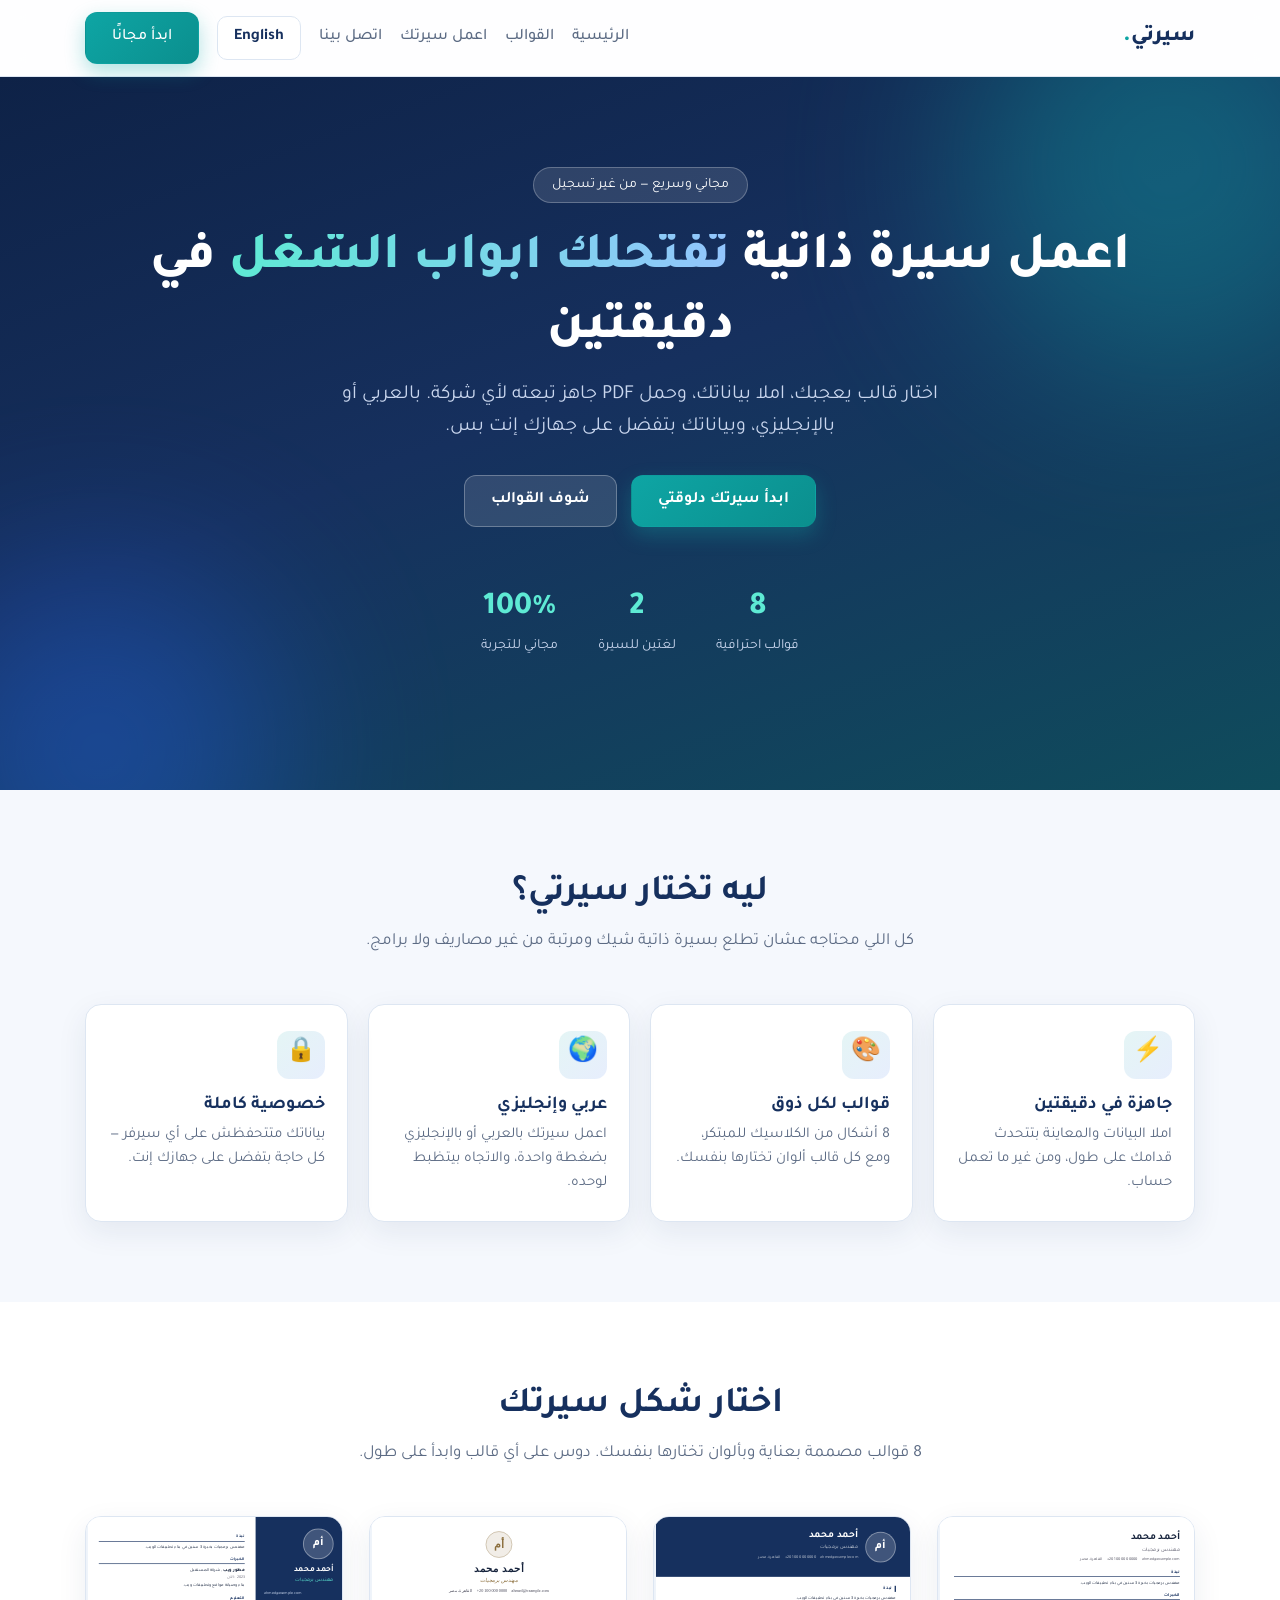
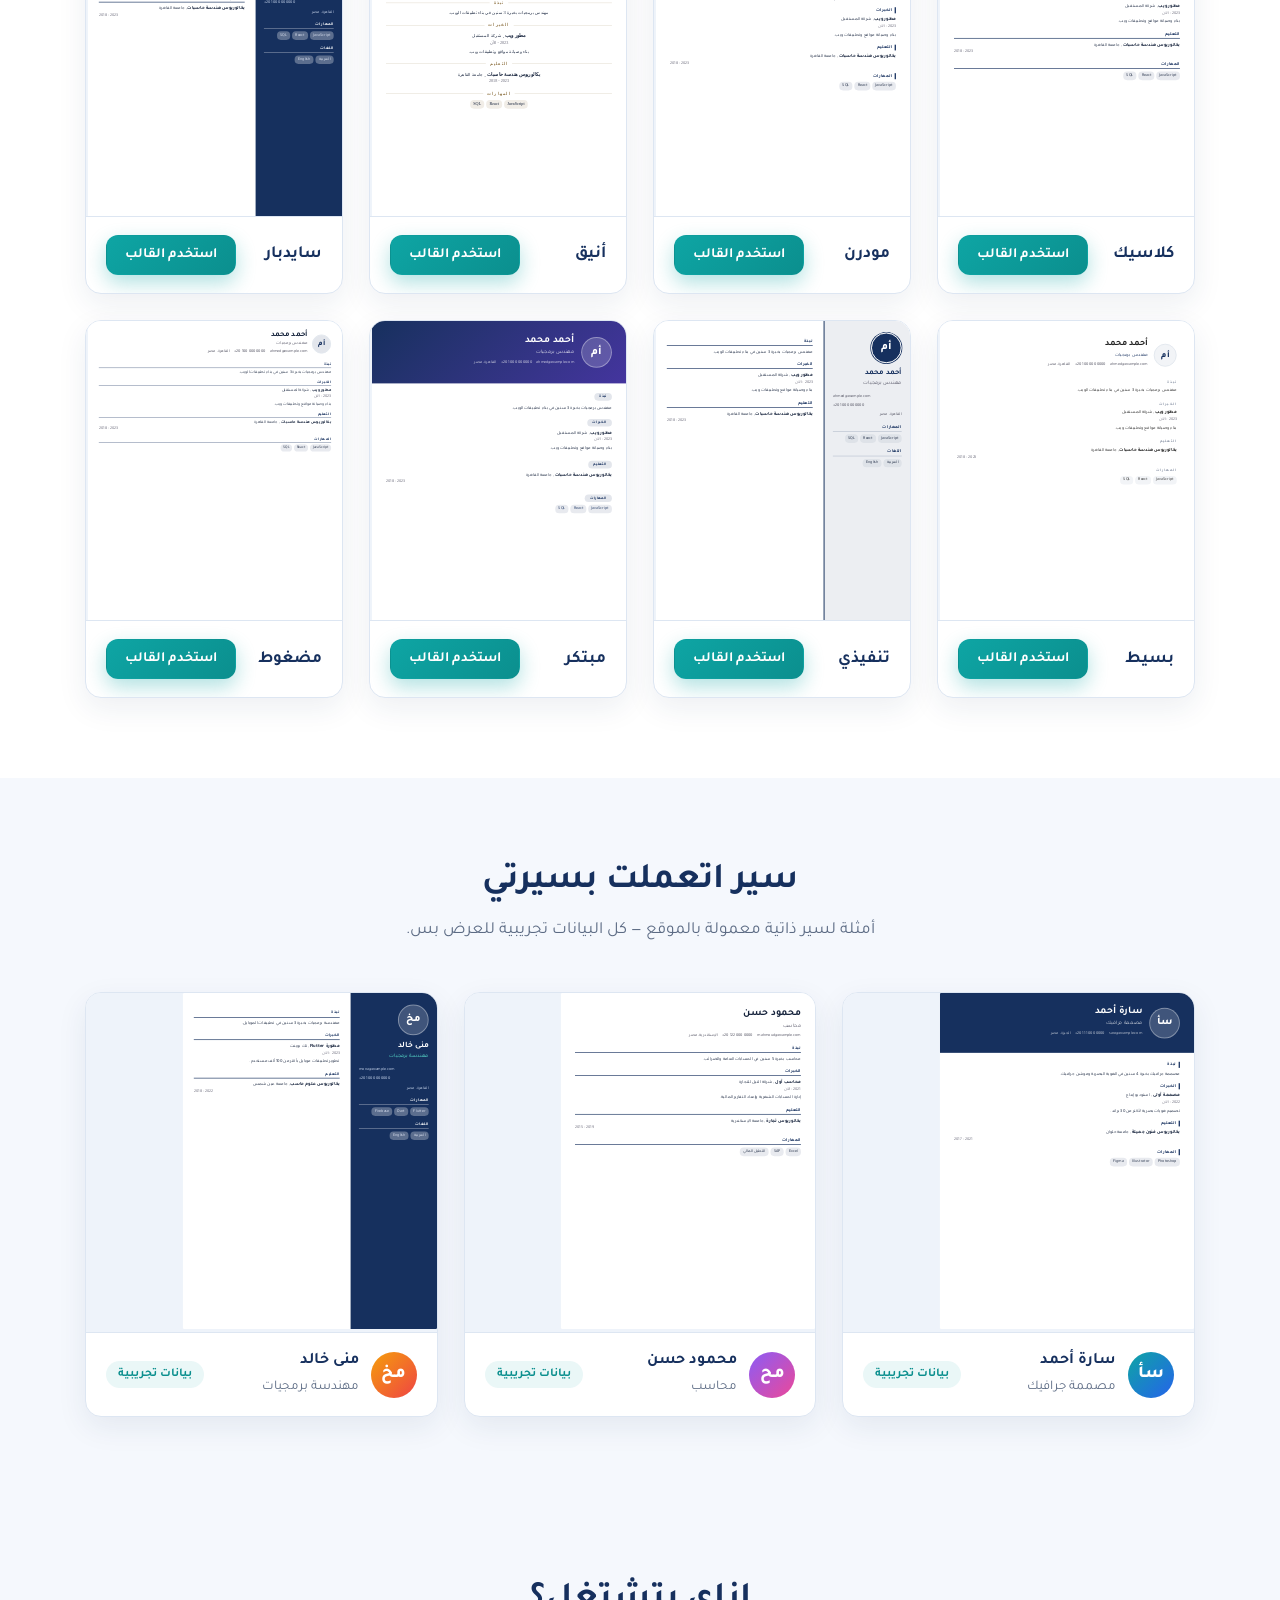
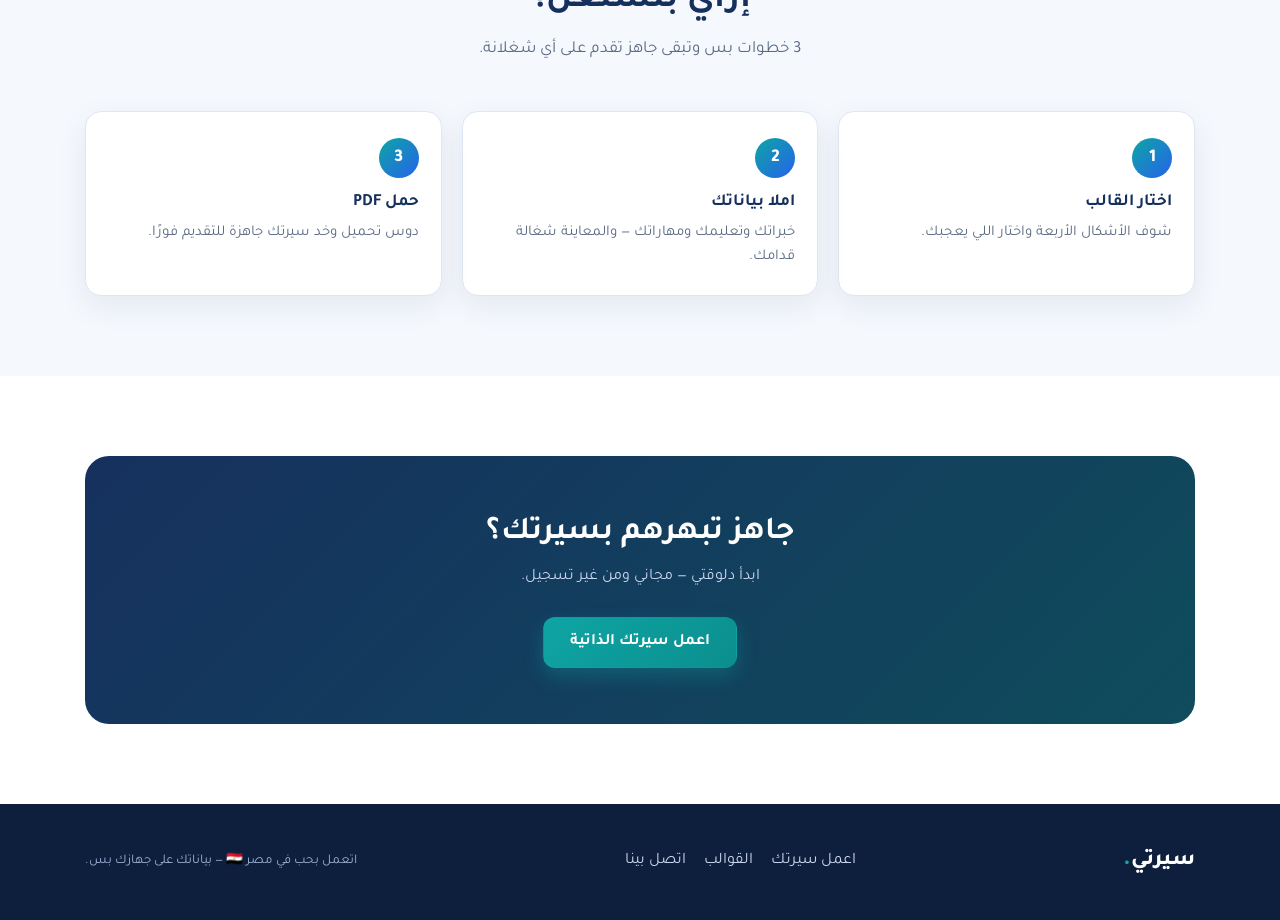
<file: index.html>
<!DOCTYPE html>
<html lang="ar" dir="rtl">
<head>
<meta charset="utf-8">
<meta name="viewport" content="width=device-width,initial-scale=1">
<title>سيرتي | اعمل سيرة ذاتية احترافية بالعربي والإنجليزي مجانًا</title>
<meta name="description" content="أنشئ سيرة ذاتية احترافية بالعربي أو الإنجليزي في دقيقتين. 4 قوالب جاهزة، معاينة فورية، وتحميل PDF. بياناتك بتفضل على جهازك.">
<link rel="preconnect" href="https://fonts.googleapis.com">
<link rel="preconnect" href="https://fonts.gstatic.com" crossorigin>
<link href="https://fonts.googleapis.com/css2?family=Tajawal:wght@400;500;700;800&display=swap" rel="stylesheet">
<link rel="stylesheet" href="style.css">
</head>
<body>
<nav class="nav">
  <div class="container">
    <a class="brand" href="index.html" data-t="brand">سيرتي</a>
    <div class="nav-links">
      <a href="index.html" data-t="navHome">الرئيسية</a>
      <a href="index.html#templates" data-t="navTemplates">القوالب</a>
      <a href="builder.html" data-t="navBuilder">اعمل سيرتك</a>
      <a href="contact.html" data-t="navContact">اتصل بينا</a>
      <button class="lang-btn" id="uiToggle">English</button>
      <a class="btn btn-primary" href="builder.html" data-t="navCta">ابدأ مجانًا</a>
    </div>
  </div>
</nav>

<header class="hero">
  <div class="blob b1"></div><div class="blob b2"></div>
  <div class="container">
    <span class="badge" data-t="badge">مجاني وسريع — من غير تسجيل</span>
    <h1 data-t-html="heroTitle">اعمل سيرة ذاتية <span class="grad">تفتحلك أبواب الشغل</span> في دقيقتين</h1>
    <p data-t="heroSub">اختار قالب يعجبك، املا بياناتك، وحمل PDF جاهز تبعته لأي شركة. بالعربي أو بالإنجليزي، وبياناتك بتفضل على جهازك إنت بس.</p>
    <div class="hero-cta">
      <a class="btn btn-primary" href="builder.html" data-t="ctaStart">ابدأ سيرتك دلوقتي</a>
      <a class="btn btn-light" href="#templates" data-t="ctaSee">شوف القوالب</a>
    </div>
    <div class="stats">
      <div class="stat"><b data-count="8">0</b><span data-t="statTpl">قوالب احترافية</span></div>
      <div class="stat"><b data-count="2">0</b><span data-t="statLang">لغتين للسيرة</span></div>
      <div class="stat"><b data-count="100" data-suffix="%">0</b><span data-t="statFree">مجاني للتجربة</span></div>
    </div>
  </div>
</header>

<section class="section" id="features">
  <div class="container">
    <div class="sec-head reveal">
      <h2 data-t="featTitle">ليه تختار سيرتي؟</h2>
      <p data-t="featSub">كل اللي محتاجه عشان تطلع بسيرة ذاتية شيك ومرتبة من غير مصاريف ولا برامج.</p>
    </div>
    <div class="feat-grid">
      <div class="feat reveal"><div class="ico">⚡</div><h3 data-t="f1t">جاهزة في دقيقتين</h3><p data-t="f1d">املا البيانات والمعاينة بتتحدث قدامك على طول، ومن غير ما تعمل حساب.</p></div>
      <div class="feat reveal"><div class="ico">🎨</div><h3 data-t="f2t">قوالب لكل ذوق</h3><p data-t="f2d">كلاسيك، مودرن، أنيق، وسايدبار — اختار الشكل اللي يناسب شغلك.</p></div>
      <div class="feat reveal"><div class="ico">🌍</div><h3 data-t="f3t">عربي وإنجليزي</h3><p data-t="f3d">اعمل سيرتك بالعربي أو بالإنجليزي بضغطة واحدة، والاتجاه بيتظبط لوحده.</p></div>
      <div class="feat reveal"><div class="ico">🔒</div><h3 data-t="f4t">خصوصية كاملة</h3><p data-t="f4d">بياناتك متتحفظش على أي سيرفر — كل حاجة بتفضل على جهازك إنت.</p></div>
    </div>
  </div>
</section>

<section class="section alt" id="templates">
  <div class="container">
    <div class="sec-head reveal">
      <h2 data-t="tplTitle">اختار شكل سيرتك</h2>
      <p data-t="tplSub">4 قوالب مصممة بعناية. دوس على أي قالب وابدأ على طول.</p>
    </div>
    <div class="tpl-grid" id="tplGrid"></div>
  </div>
</section>

<section class="section" id="samples">
  <div class="container">
    <div class="sec-head reveal">
      <h2 data-t="smpTitle">سير اتعملت بسيرتي</h2>
      <p data-t="smpSub">أمثلة لسير ذاتية معمولة بالموقع — كل البيانات تجريبية للعرض بس.</p>
    </div>
    <div class="samples-grid" id="samplesGrid"></div>
  </div>
</section>

<section class="section" id="how">
  <div class="container">
    <div class="sec-head reveal">
      <h2 data-t="howTitle">إزاي بتشتغل؟</h2>
      <p data-t="howSub">3 خطوات بس وتبقى جاهز تقدم على أي شغلانة.</p>
    </div>
    <div class="steps">
      <div class="step reveal"><h3 data-t="s1t">اختار القالب</h3><p data-t="s1d">شوف الأشكال الأربعة واختار اللي يعجبك.</p></div>
      <div class="step reveal"><h3 data-t="s2t">املا بياناتك</h3><p data-t="s2d">خبراتك وتعليمك ومهاراتك — والمعاينة شغالة قدامك.</p></div>
      <div class="step reveal"><h3 data-t="s3t">حمل PDF</h3><p data-t="s3d">دوس تحميل وخد سيرتك جاهزة للتقديم فورًا.</p></div>
    </div>
  </div>
</section>

<section class="section alt">
  <div class="container">
    <div class="cta-band reveal">
      <h2 data-t="bandTitle">جاهز تبهرهم بسيرتك؟</h2>
      <p data-t="bandSub">ابدأ دلوقتي — مجاني ومن غير تسجيل.</p>
      <a class="btn btn-primary" href="builder.html" data-t="bandCta">اعمل سيرتك الذاتية</a>
    </div>
  </div>
</section>

<footer>
  <div class="container">
    <a class="brand" href="index.html" data-t="brand">سيرتي</a>
    <div style="display:flex;gap:18px;flex-wrap:wrap">
      <a href="builder.html" data-t="navBuilder">اعمل سيرتك</a>
      <a href="index.html#templates" data-t="navTemplates">القوالب</a>
      <a href="contact.html" data-t="navContact">اتصل بينا</a>
    </div>
    <small data-t="footNote">اتعمل بحب في مصر 🇪🇬 — بياناتك على جهازك بس.</small>
  </div>
</footer>

<script src="config.js"></script>
<script src="app.js"></script>
</body>
</html>
</file>
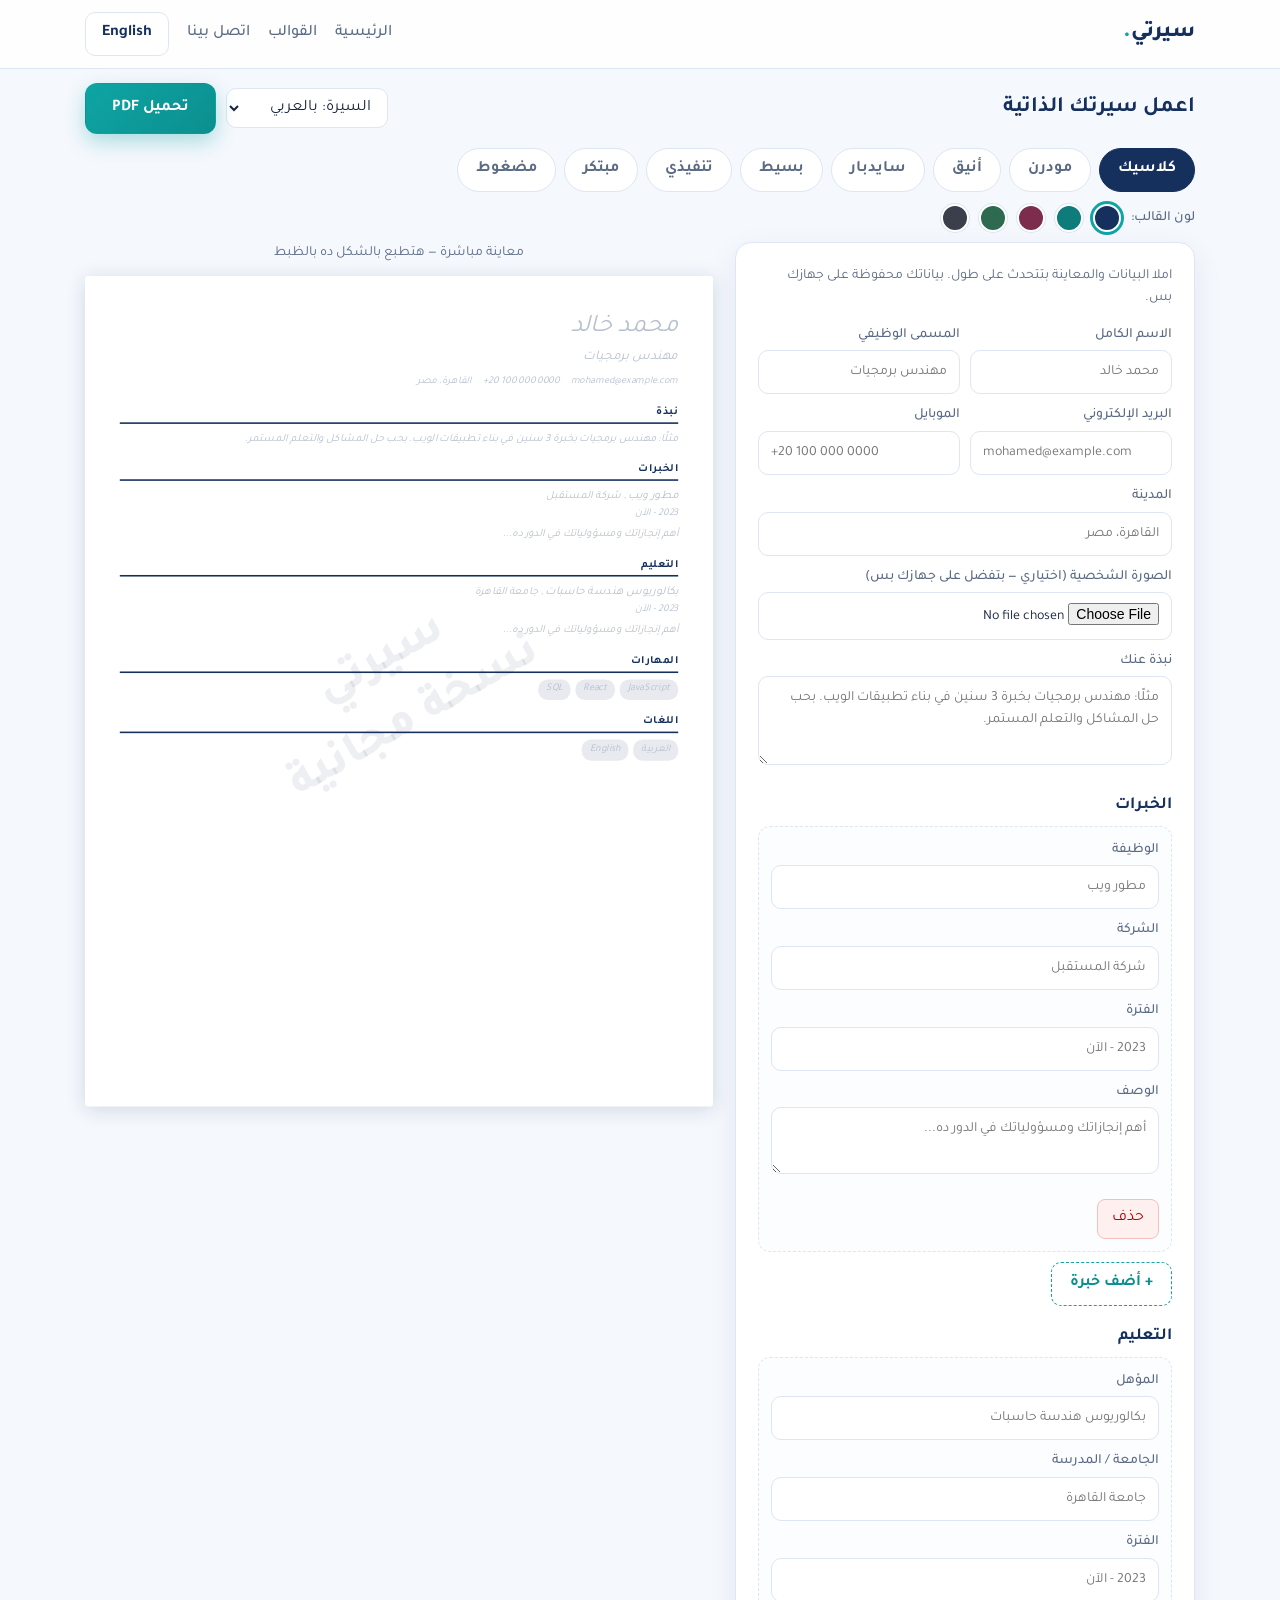
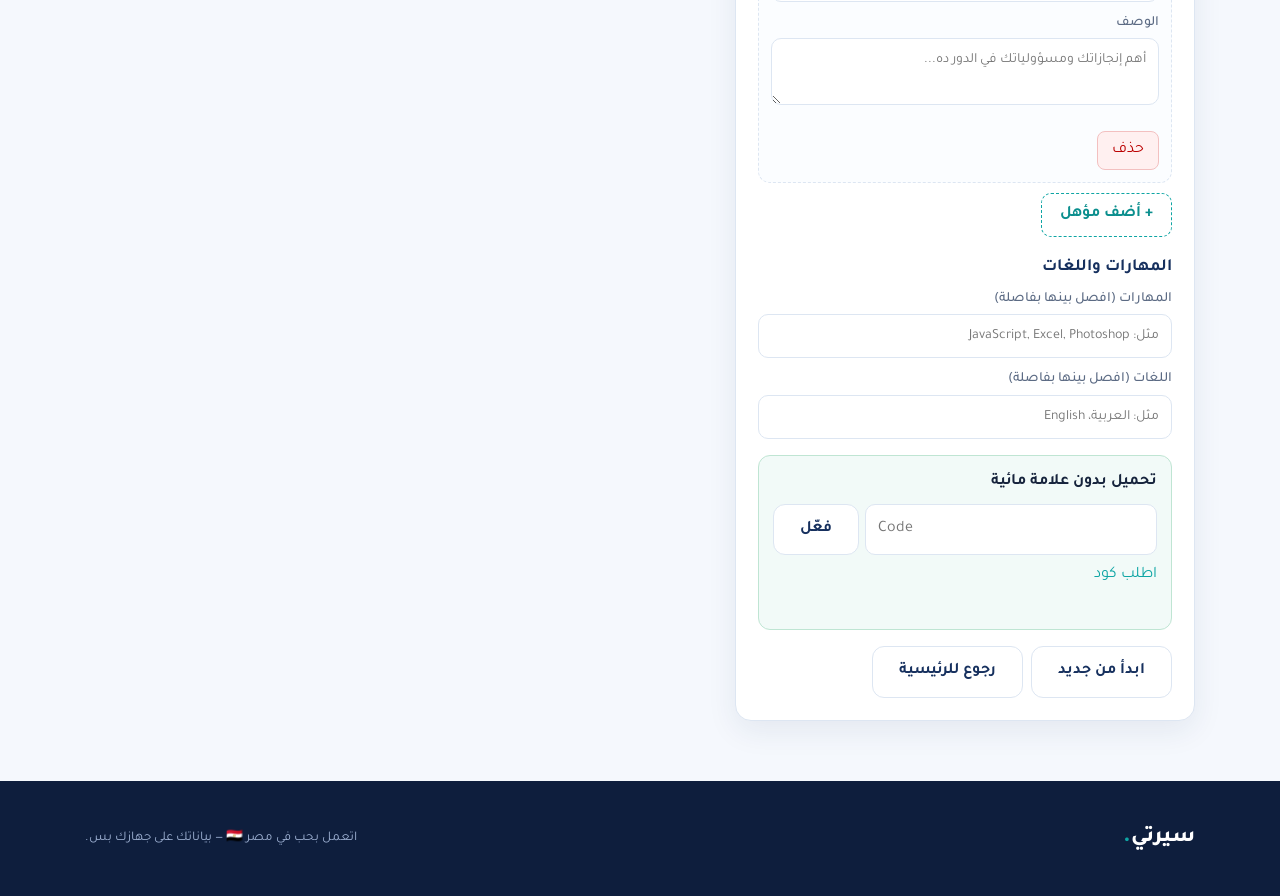
<file: builder.html>
<!DOCTYPE html>
<html lang="ar" dir="rtl">
<head>
<meta charset="utf-8">
<meta name="viewport" content="width=device-width,initial-scale=1">
<title>اعمل سيرتك | سيرتي</title>
<meta name="description" content="املا بياناتك وشوف سيرتك الذاتية بتتبني قدامك لحظة بلحظة، وحملها PDF.">
<link rel="preconnect" href="https://fonts.googleapis.com">
<link rel="preconnect" href="https://fonts.gstatic.com" crossorigin>
<link href="https://fonts.googleapis.com/css2?family=Tajawal:wght@400;500;700;800&display=swap" rel="stylesheet">
<link rel="stylesheet" href="style.css">
</head>
<body>
<nav class="nav">
  <div class="container">
    <a class="brand" href="index.html" data-t="brand">سيرتي</a>
    <div class="nav-links">
      <a href="index.html" data-t="navHome">الرئيسية</a>
      <a href="index.html#templates" data-t="navTemplates">القوالب</a>
      <a href="contact.html" data-t="navContact">اتصل بينا</a>
      <button class="lang-btn" id="uiToggle">English</button>
    </div>
  </div>
</nav>

<main class="container">
  <div class="builder-top">
    <h1 data-t="h1">اعمل سيرتك الذاتية</h1>
    <div class="spacer">
      <select id="cvlang" aria-label="cv language">
        <option value="ar" data-t="cvAr">السيرة: بالعربي</option>
        <option value="en" data-t="cvEn">السيرة: بالإنجليزي</option>
      </select>
      <button id="print" class="btn btn-primary" data-t="download">تحميل PDF</button>
    </div>
  </div>
  <div class="tpl-pills" id="tplPills"></div>
  <div class="theme-row" id="themeRow"></div>

  <div class="layout">
    <section class="form">
      <p class="hint" data-t="hint">املا البيانات والمعاينة بتتحدث على طول. بياناتك محفوظة على جهازك بس.</p>
      <div class="grid">
        <label><span data-t="name">الاسم الكامل</span><input id="name"></label>
        <label><span data-t="title">المسمى الوظيفي</span><input id="title"></label>
        <label><span data-t="email">البريد الإلكتروني</span><input id="email" type="email" dir="ltr"></label>
        <label><span data-t="phone">الموبايل</span><input id="phone" dir="ltr"></label>
        <label class="full"><span data-t="city">المدينة</span><input id="city"></label>
      </div>
      <div class="photo-row">
        <label class="full" style="flex:1"><span data-t="photo">الصورة الشخصية (اختياري — بتفضل على جهازك بس)</span><input id="photo" type="file" accept="image/*"></label>
        <button class="rm" id="rmPhoto" style="display:none" data-t="rmPhoto">حذف الصورة</button>
      </div>
      <label><span data-t="summary">نبذة عنك</span><textarea id="summary" rows="3"></textarea></label>
      <h2 data-t="exp">الخبرات</h2><div id="expList"></div>
      <button class="add-btn" id="addExp" data-t="addExp">+ أضف خبرة</button>
      <h2 data-t="edu">التعليم</h2><div id="eduList"></div>
      <button class="add-btn" id="addEdu" data-t="addEdu">+ أضف مؤهل</button>
      <h2 data-t="skillsT">المهارات واللغات</h2>
      <label><span data-t="skills">المهارات (افصل بينها بفاصلة)</span><input id="skills"></label>
      <label><span data-t="langs">اللغات (افصل بينها بفاصلة)</span><input id="langs"></label>
      <div class="pro">
        <b data-t="proTitle">تحميل بدون علامة مائية</b>
        <div class="row"><input id="code" placeholder="Code" dir="ltr"><button id="unlock" class="btn btn-ghost" data-t="unlock">فعّل</button></div>
        <a id="buy" target="_blank" rel="noopener" data-t="buy">اطلب كود</a>
        <small id="proMsg"></small>
      </div>
      <div class="uilang">
        <button class="btn btn-ghost" id="reset" data-t="reset">مسح البيانات</button>
        <a class="btn btn-ghost" href="index.html" data-t="backHome">رجوع للرئيسية</a>
      </div>
    </section>
    <section class="preview-wrap">
      <div class="preview-bar"><span data-t="previewNote">معاينة مباشرة — هتطبع بالشكل ده بالظبط</span></div>
      <div class="preview-stage" id="stage"><div id="cv" class="cv classic"></div></div>
    </section>
  </div>
</main>

<footer>
  <div class="container">
    <a class="brand" href="index.html" data-t="brand">سيرتي</a>
    <small data-t="footNote">اتعمل بحب في مصر 🇪🇬 — بياناتك على جهازك بس.</small>
  </div>
</footer>

<script src="config.js"></script>
<script src="builder.js"></script>
</body>
</html>
</file>
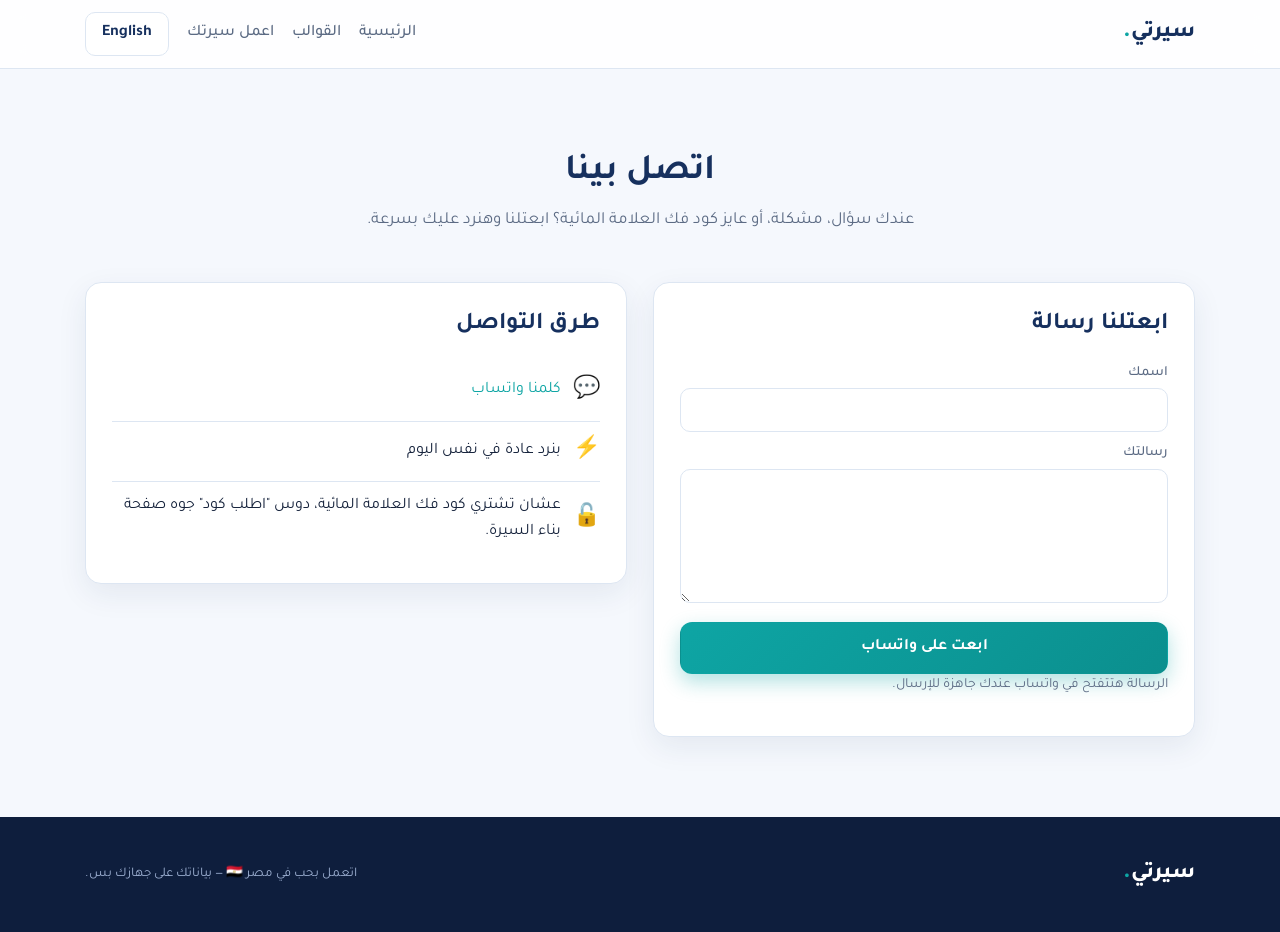
<file: contact.html>
<!DOCTYPE html>
<html lang="ar" dir="rtl">
<head>
<meta charset="utf-8">
<meta name="viewport" content="width=device-width,initial-scale=1">
<title>اتصل بينا | سيرتي</title>
<meta name="description" content="عندك سؤال أو مشكلة أو طلب كود؟ كلمنا على واتساب أو من الفورم وهنرد عليك بسرعة.">
<link rel="preconnect" href="https://fonts.googleapis.com">
<link rel="preconnect" href="https://fonts.gstatic.com" crossorigin>
<link href="https://fonts.googleapis.com/css2?family=Tajawal:wght@400;500;700;800&display=swap" rel="stylesheet">
<link rel="stylesheet" href="style.css">
</head>
<body>
<nav class="nav">
  <div class="container">
    <a class="brand" href="index.html" data-t="brand">سيرتي</a>
    <div class="nav-links">
      <a href="index.html" data-t="navHome">الرئيسية</a>
      <a href="index.html#templates" data-t="navTemplates">القوالب</a>
      <a href="builder.html" data-t="navBuilder">اعمل سيرتك</a>
      <button class="lang-btn" id="uiToggle">English</button>
    </div>
  </div>
</nav>

<section class="section">
  <div class="container">
    <div class="sec-head reveal in">
      <h2 data-t="cTitle">اتصل بينا</h2>
      <p data-t="cSub">عندك سؤال، مشكلة، أو عايز كود فك العلامة المائية؟ ابعتلنا وهنرد عليك بسرعة.</p>
    </div>
    <div class="contact-grid">
      <div class="contact-card">
        <h2 data-t="formTitle">ابعتلنا رسالة</h2>
        <form id="cform">
          <label><span data-t="fName">اسمك</span><input id="cname" required></label>
          <label><span data-t="fMsg">رسالتك</span><textarea id="cmsg" rows="5" required></textarea></label>
          <button class="btn btn-primary" type="submit" data-t="fSend">ابعت على واتساب</button>
          <p class="hint" data-t="fNote">الرسالة هتتفتح في واتساب عندك جاهزة للإرسال.</p>
        </form>
      </div>
      <div class="contact-card">
        <h2 data-t="infoTitle">طرق التواصل</h2>
        <div class="contact-info">
          <div><span class="ico">💬</span><a id="waLink" target="_blank" rel="noopener" data-t="waText">كلمنا واتساب</a></div>
          <div id="emailRow" style="display:none"><span class="ico">✉️</span><a id="mailLink" href="#"></a></div>
          <div><span class="ico">⚡</span><span data-t="fastReply">بنرد عادة في نفس اليوم</span></div>
          <div><span class="ico">🔓</span><span data-t="codeNote">عشان تشتري كود فك العلامة المائية، دوس "اطلب كود" جوه صفحة بناء السيرة.</span></div>
        </div>
      </div>
    </div>
  </div>
</section>

<footer>
  <div class="container">
    <a class="brand" href="index.html" data-t="brand">سيرتي</a>
    <small data-t="footNote">اتعمل بحب في مصر 🇪🇬 — بياناتك على جهازك بس.</small>
  </div>
</footer>

<script src="config.js"></script>
<script>
const C = window.CV_CONFIG || {};
const UI = {
  ar: {
    brand:"سيرتي", navHome:"الرئيسية", navTemplates:"القوالب", navBuilder:"اعمل سيرتك",
    cTitle:"اتصل بينا", cSub:"عندك سؤال، مشكلة، أو عايز كود فك العلامة المائية؟ ابعتلنا وهنرد عليك بسرعة.",
    formTitle:"ابعتلنا رسالة", fName:"اسمك", fMsg:"رسالتك", fSend:"ابعت على واتساب",
    fNote:"الرسالة هتتفتح في واتساب عندك جاهزة للإرسال.",
    infoTitle:"طرق التواصل", waText:"كلمنا واتساب", fastReply:"بنرد عادة في نفس اليوم",
    codeNote:"عشان تشتري كود فك العلامة المائية، دوس \"اطلب كود\" جوه صفحة بناء السيرة.",
    footNote:"اتعمل بحب في مصر 🇪🇬 — بياناتك على جهازك بس.",
    toggle:"English", title:"اتصل بينا | سيرتي"
  },
  en: {
    brand:"My CV", navHome:"Home", navTemplates:"Templates", navBuilder:"Build your CV",
    cTitle:"Contact us", cSub:"Have a question, a problem, or want an unlock code? Message us and we will reply fast.",
    formTitle:"Send us a message", fName:"Your name", fMsg:"Your message", fSend:"Send via WhatsApp",
    fNote:"The message opens in your WhatsApp, ready to send.",
    infoTitle:"Ways to reach us", waText:"Chat on WhatsApp", fastReply:"We usually reply the same day",
    codeNote:"To buy a watermark-unlock code, tap \"Get a code\" inside the CV builder page.",
    footNote:"Made with love in Egypt 🇪🇬 — your data stays on your device.",
    toggle:"العربية", title:"Contact us | My CV"
  }
};
let ui = new URLSearchParams(location.search).get("ui") || localStorage.getItem("ui") || "ar";
if (ui !== "en") ui = "ar";
function applyUI(){
  document.documentElement.lang = ui;
  document.documentElement.dir = ui === "ar" ? "rtl" : "ltr";
  document.querySelectorAll("[data-t]").forEach(e => { e.textContent = UI[ui][e.dataset.t] || e.textContent; });
  document.getElementById("uiToggle").textContent = UI[ui].toggle;
  document.title = UI[ui].title;
}
document.getElementById("uiToggle").onclick = () => { ui = ui === "ar" ? "en" : "ar"; localStorage.setItem("ui", ui); applyUI(); };
document.getElementById("waLink").href = C.contactWhatsApp || C.buyLink || "#";
if (C.contactEmail) {
  const r = document.getElementById("emailRow"); r.style.display = "";
  const m = document.getElementById("mailLink"); m.href = "mailto:" + C.contactEmail; m.textContent = C.contactEmail;
}
document.getElementById("cform").onsubmit = e => {
  e.preventDefault();
  const n = document.getElementById("cname").value.trim();
  const m = document.getElementById("cmsg").value.trim();
  const base = (C.contactWhatsApp || C.buyLink || "").split("?")[0];
  const text = encodeURIComponent((ui === "ar" ? "أنا " : "I'm ") + n + ":\n" + m);
  window.open(base + "?text=" + text, "_blank", "noopener");
};
applyUI();
</script>
</body>
</html>
</file>
<file: style.css>
/* ===== سيرتي v2 ===== */
*{box-sizing:border-box}
:root{
  --bg:#f5f8fd; --card:#ffffff; --ink:#16233c; --muted:#5c6b84;
  --navy:#16305e; --teal:#0ea5a4; --teal-d:#0b8f8e;
  --line:#dde6f2; --shadow:0 10px 30px rgba(22,48,94,.08); --radius:16px;
}
html{scroll-behavior:smooth}
body{margin:0;font-family:"Tajawal","Segoe UI",Tahoma,Arial,sans-serif;background:var(--bg);color:var(--ink);line-height:1.6}
h1,h2,h3{line-height:1.35}
a{color:var(--teal);text-decoration:none}
.container{max-width:1150px;margin:0 auto;padding:0 20px}

/* ===== Buttons ===== */
.btn{display:inline-flex;align-items:center;justify-content:center;gap:8px;padding:12px 26px;border-radius:12px;border:1px solid transparent;font:inherit;font-weight:700;cursor:pointer;transition:transform .2s,box-shadow .2s,background .2s,border-color .2s;text-decoration:none;width:auto}
.btn:hover{transform:translateY(-2px)}
.btn:active{transform:translateY(0)}
.btn-primary{background:linear-gradient(135deg,var(--teal),var(--teal-d));color:#fff;box-shadow:0 8px 20px rgba(14,165,164,.32)}
.btn-primary:hover{box-shadow:0 12px 28px rgba(14,165,164,.45)}
.btn-ghost{background:#fff;color:var(--navy);border-color:var(--line)}
.btn-ghost:hover{border-color:var(--teal);color:var(--teal-d)}
.btn-light{background:rgba(255,255,255,.12);color:#fff;border-color:rgba(255,255,255,.28)}
.btn-light:hover{background:rgba(255,255,255,.22)}

/* ===== Nav ===== */
.nav{position:sticky;top:0;z-index:50;background:rgba(255,255,255,.86);backdrop-filter:blur(12px);-webkit-backdrop-filter:blur(12px);border-bottom:1px solid var(--line)}
.nav .container{display:flex;align-items:center;gap:16px;padding-top:12px;padding-bottom:12px;flex-wrap:wrap}
.brand{font-weight:800;font-size:22px;color:var(--navy)}
.brand::after{content:".";color:var(--teal)}
.nav-links{display:flex;gap:18px;margin-inline-start:auto;align-items:center;flex-wrap:wrap}
.nav-links a{color:var(--muted);font-weight:500;transition:color .2s}
.nav-links a:hover{color:var(--teal-d)}
.nav-links a.btn{color:#fff}
.lang-btn{border:1px solid var(--line);background:#fff;border-radius:10px;padding:8px 16px;font:inherit;font-weight:700;color:var(--navy);cursor:pointer;transition:.2s;width:auto}
.lang-btn:hover{border-color:var(--teal);color:var(--teal-d)}

/* ===== Hero ===== */
.hero{position:relative;overflow:hidden;background:linear-gradient(160deg,#0e2247 0%,#16305e 45%,#0f4c5c 100%);color:#fff;padding:90px 0 130px}
.hero .blob{position:absolute;border-radius:50%;filter:blur(90px);opacity:.4;animation:blobFloat 14s ease-in-out infinite alternate;pointer-events:none}
.blob.b1{width:420px;height:420px;background:#0ea5a4;top:-120px;inset-inline-start:-100px}
.blob.b2{width:360px;height:360px;background:#2563eb;bottom:-140px;inset-inline-end:-80px;animation-delay:-6s}
@keyframes blobFloat{from{transform:translate(0,0) scale(1)}to{transform:translate(50px,40px) scale(1.15)}}
.hero .container{position:relative;z-index:1;text-align:center}
.badge{display:inline-block;background:rgba(255,255,255,.12);border:1px solid rgba(255,255,255,.25);border-radius:999px;padding:6px 18px;font-size:14px;margin-bottom:22px;animation:fadeDown .8s ease both}
.hero h1{font-size:clamp(30px,5vw,52px);margin:0 0 14px;font-weight:800;animation:fadeUp .8s .15s ease both}
.hero h1 .grad{background:linear-gradient(90deg,#5eead4,#93c5fd);-webkit-background-clip:text;background-clip:text;color:transparent}
.hero p{font-size:clamp(16px,2vw,20px);color:#c9d6ee;max-width:640px;margin:0 auto 32px;animation:fadeUp .8s .3s ease both}
.hero-cta{display:flex;gap:14px;justify-content:center;flex-wrap:wrap;animation:fadeUp .8s .45s ease both}
.stats{display:flex;gap:40px;justify-content:center;margin-top:56px;flex-wrap:wrap;animation:fadeUp .8s .6s ease both}
.stat{text-align:center}
.stat b{display:block;font-size:32px;font-weight:800;color:#5eead4}
.stat span{font-size:14px;color:#c9d6ee}
@keyframes fadeUp{from{opacity:0;transform:translateY(24px)}to{opacity:1;transform:none}}
@keyframes fadeDown{from{opacity:0;transform:translateY(-18px)}to{opacity:1;transform:none}}

/* ===== Reveal on scroll ===== */
.reveal{opacity:0;transform:translateY(30px);transition:opacity .7s ease,transform .7s ease}
.reveal.in{opacity:1;transform:none}

/* ===== Sections ===== */
.section{padding:80px 0}
.section.alt{background:#fff}
.sec-head{text-align:center;max-width:620px;margin:0 auto 48px}
.sec-head h2{font-size:clamp(24px,3.4vw,36px);margin:0 0 10px;color:var(--navy)}
.sec-head p{color:var(--muted);margin:0;font-size:17px}

/* ===== Features ===== */
.feat-grid{display:grid;grid-template-columns:repeat(auto-fit,minmax(230px,1fr));gap:20px}
.feat{background:var(--card);border:1px solid var(--line);border-radius:var(--radius);padding:26px 22px;box-shadow:var(--shadow);transition:transform .25s,box-shadow .25s}
.feat:hover{transform:translateY(-6px);box-shadow:0 18px 40px rgba(22,48,94,.13)}
.feat .ico{width:48px;height:48px;border-radius:12px;background:linear-gradient(135deg,#0ea5a41c,#2563eb1c);display:flex;align-items:center;justify-content:center;font-size:24px;margin-bottom:14px}
.feat h3{margin:0 0 6px;font-size:18px;color:var(--navy)}
.feat p{margin:0;color:var(--muted);font-size:15px}

/* ===== Template gallery ===== */
.tpl-grid{display:grid;grid-template-columns:repeat(auto-fit,minmax(240px,1fr));gap:26px}
.tpl-card{background:var(--card);border:1px solid var(--line);border-radius:var(--radius);overflow:hidden;box-shadow:var(--shadow);transition:transform .3s,box-shadow .3s}
.tpl-card:hover{transform:translateY(-8px) scale(1.01);box-shadow:0 24px 48px rgba(22,48,94,.16)}
.tpl-thumb{height:300px;overflow:hidden;background:#eef3fa;position:relative;border-bottom:1px solid var(--line)}
.tpl-thumb .cv{transform:scale(.32);transform-origin:top left;width:794px;margin:0;box-shadow:none;pointer-events:none}
[dir="rtl"] .tpl-thumb .cv{transform-origin:top right}
.tpl-info{padding:18px 20px;display:flex;align-items:center;justify-content:space-between;gap:10px}
.tpl-info b{font-size:17px;color:var(--navy)}
.tpl-info .btn{padding:8px 18px;font-size:14px}

/* ===== Sample CVs ===== */
.samples-grid{display:grid;grid-template-columns:repeat(auto-fit,minmax(260px,1fr));gap:26px}
.sample-card{background:var(--card);border:1px solid var(--line);border-radius:var(--radius);overflow:hidden;box-shadow:var(--shadow);transition:transform .3s,box-shadow .3s}
.sample-card:hover{transform:translateY(-8px);box-shadow:0 24px 48px rgba(22,48,94,.16)}
.sample-card .tpl-thumb{height:340px}
.sample-person{display:flex;align-items:center;gap:12px;padding:16px 20px}
.sample-person .avatar{width:46px;height:46px;border-radius:50%;display:flex;align-items:center;justify-content:center;color:#fff;font-weight:800;font-size:18px;flex-shrink:0}
.sample-person .avatar.a1{background:linear-gradient(135deg,#0ea5a4,#2563eb)}
.sample-person .avatar.a2{background:linear-gradient(135deg,#8b5cf6,#ec4899)}
.sample-person .avatar.a3{background:linear-gradient(135deg,#f59e0b,#ef4444)}
.sample-person b{display:block;color:var(--navy);font-size:16px}
.sample-person small{color:var(--muted)}
.sample-person .chip{margin-inline-start:auto;background:#0ea5a416;color:var(--teal-d);font-size:12px;font-weight:700;border-radius:999px;padding:4px 12px;white-space:nowrap}

/* ===== Steps ===== */
.steps{display:grid;grid-template-columns:repeat(auto-fit,minmax(240px,1fr));gap:20px;counter-reset:step}
.step{background:var(--card);border:1px solid var(--line);border-radius:var(--radius);padding:26px 22px;box-shadow:var(--shadow);position:relative}
.step::before{counter-increment:step;content:counter(step);display:flex;align-items:center;justify-content:center;width:40px;height:40px;border-radius:50%;background:linear-gradient(135deg,var(--teal),#2563eb);color:#fff;font-weight:800;font-size:18px;margin-bottom:14px}
.step h3{margin:0 0 6px;font-size:17px;color:var(--navy)}
.step p{margin:0;color:var(--muted);font-size:15px}

/* ===== CTA band ===== */
.cta-band{background:linear-gradient(135deg,#16305e,#0f4c5c);border-radius:24px;color:#fff;text-align:center;padding:56px 30px;position:relative;overflow:hidden}
.cta-band h2{margin:0 0 10px;font-size:clamp(22px,3vw,32px)}
.cta-band p{color:#c9d6ee;margin:0 0 26px}

/* ===== Footer ===== */
footer{background:#0e1e3d;color:#9fb2d4;padding:40px 0;margin-top:0}
footer .container{display:flex;justify-content:space-between;gap:16px;flex-wrap:wrap;align-items:center}
footer a{color:#c9d6ee}
footer .brand{color:#fff}

/* ===== Builder page ===== */
.builder-top{display:flex;align-items:center;gap:12px;flex-wrap:wrap;padding:14px 0}
.builder-top h1{font-size:22px;margin:0;color:var(--navy)}
.builder-top .spacer{margin-inline-start:auto;display:flex;gap:10px;align-items:center;flex-wrap:wrap}
.tpl-pills{display:flex;gap:8px;flex-wrap:wrap}
.tpl-pills button{border:1px solid var(--line);background:#fff;border-radius:999px;padding:8px 18px;font:inherit;font-weight:700;color:var(--muted);cursor:pointer;transition:.2s;width:auto}
.tpl-pills button.on{background:var(--navy);border-color:var(--navy);color:#fff}
select,input,textarea{font:inherit;padding:10px 12px;border:1px solid var(--line);border-radius:10px;background:#fff;width:100%;color:var(--ink);transition:border-color .2s,box-shadow .2s}
select:focus,input:focus,textarea:focus{outline:none;border-color:var(--teal);box-shadow:0 0 0 3px rgba(14,165,164,.15)}
.builder-top select,.builder-top button{width:auto}
.layout{display:grid;grid-template-columns:minmax(330px,460px) minmax(0,1fr);gap:22px;padding:10px 0 60px;align-items:start}
.form{background:var(--card);padding:22px;border-radius:var(--radius);box-shadow:var(--shadow);border:1px solid var(--line)}
.form h2{font-size:17px;margin:20px 0 8px;color:var(--navy)}
.hint{color:var(--muted);margin:0 0 14px;font-size:14px}
label{display:block;margin-bottom:10px;font-size:14px}
label span{display:block;margin-bottom:4px;color:var(--muted);font-weight:500}
.grid{display:grid;grid-template-columns:1fr 1fr;gap:0 10px}
.full{grid-column:1/-1}
.item{border:1px dashed var(--line);border-radius:12px;padding:12px;margin-bottom:10px;background:#fbfdff}
.item .rm{background:#fff0f0;border:1px solid #f3c0c0;color:#b00;border-radius:8px;padding:6px 14px;margin-top:6px;cursor:pointer;font:inherit;width:auto}
.add-btn{background:#fff;border:1px dashed var(--teal);color:var(--teal-d);border-radius:10px;padding:8px 18px;cursor:pointer;font:inherit;font-weight:700;transition:.2s;width:auto}
.add-btn:hover{background:#0ea5a412}
.pro{background:#f2faf8;border:1px solid #bfe5d3;border-radius:12px;padding:14px;margin-top:16px;display:grid;gap:8px}
.pro .row{display:flex;gap:6px}
.pro small{min-height:18px}
.uilang{margin-top:16px;display:flex;gap:8px;flex-wrap:wrap}
.preview-wrap{overflow:visible;position:sticky;top:76px}
.preview-stage{position:relative;margin:0 auto}
.preview-stage .cv{position:absolute;top:0;left:0;margin:0;transform-origin:top left}
.preview-bar{display:flex;gap:10px;align-items:center;justify-content:center;margin-bottom:12px;color:var(--muted);font-size:14px;flex-wrap:wrap}
#cv{transition:opacity .18s ease}
#cv.flick{opacity:.35}

/* ===== CV paper ===== */
.cv{--cv-acc:#16305e;background:#fff;width:794px;min-height:1050px;margin:0 auto;padding:44px;box-shadow:0 4px 24px rgba(22,48,94,.16);position:relative;overflow:hidden;transform-origin:top center;border-radius:4px}
.cv h1{margin:0;font-size:32px}
.cv .ttl{font-size:17px;color:#556;margin:2px 0 8px}
.cv .contact{font-size:13px;color:#445;display:flex;gap:14px;flex-wrap:wrap;margin-bottom:14px}
.cv h3{font-size:14px;letter-spacing:.5px;text-transform:uppercase;border-bottom:2px solid var(--cv-acc);padding-bottom:3px;margin:18px 0 8px;color:var(--cv-acc)}
.cv .entry{margin-bottom:10px;font-size:14px}
.cv .entry b{font-size:15px}
.cv .meta{color:#667;font-size:13px}
.cv p{margin:4px 0;font-size:14px;line-height:1.6;white-space:pre-line}
.tags{display:flex;flex-wrap:wrap;gap:6px}
.tags span{background:color-mix(in srgb,var(--cv-acc) 10%,#fff);border-radius:12px;padding:3px 10px;font-size:13px}
.cv .htxt{flex:1;min-width:0}
.cv p,.cv .ttl,.cv h1,.cv .meta,.cv .entry,.cv .contact span{unicode-bidi:plaintext}
.cv .phold{color:#b8c1cf;font-style:italic;font-weight:400}
.wm{position:absolute;inset:0;display:flex;align-items:center;justify-content:center;pointer-events:none;font-size:60px;font-weight:800;color:#16305e14;transform:rotate(-30deg);text-align:center;line-height:1.4;z-index:5}

/* photo */
.photo-row{display:flex;gap:10px;align-items:flex-end}
.cv .ph{width:96px;height:96px;border-radius:50%;object-fit:cover;border:3px solid rgba(255,255,255,.7);flex-shrink:0}
.cv .ph.ini{display:flex;align-items:center;justify-content:center;background:rgba(255,255,255,.18);color:#fff;font-weight:800;font-size:34px;border-color:rgba(255,255,255,.35)}

/* modern */
.cv.modern{padding:0}
.cv.modern .head{background:var(--cv-acc);color:#fff;padding:36px 44px;display:flex;gap:22px;align-items:center}
.cv.modern .head .htxt{flex:1;min-width:0}
.cv.modern .head .ttl,.cv.modern .head .contact{color:#ffffffcc}
.cv.modern .body{padding:10px 44px 44px}
.cv.modern h3{border-bottom:none;border-inline-start:4px solid var(--cv-acc);padding:0 8px}

/* elegant */
.cv.elegant{--cv-acc:#8a6d3b;font-family:Georgia,"Times New Roman",serif;text-align:center}
.cv.elegant .ph{width:84px;height:84px;margin:0 auto 12px;border-color:color-mix(in srgb,var(--cv-acc) 40%,#fff);display:block}
.cv.elegant .ph.ini{background:color-mix(in srgb,var(--cv-acc) 12%,#fff);color:var(--cv-acc);display:flex}
.cv.elegant h1{font-weight:600;letter-spacing:1px}
.cv.elegant .ttl{color:var(--cv-acc);font-style:italic}
.cv.elegant .contact{justify-content:center}
.cv.elegant h3{border:none;color:var(--cv-acc);letter-spacing:3px;display:flex;align-items:center;gap:12px}
.cv.elegant h3::before,.cv.elegant h3::after{content:"";flex:1;border-top:1px solid color-mix(in srgb,var(--cv-acc) 40%,#fff)}
.cv.elegant .tags{justify-content:center}
.cv.elegant .tags span{background:color-mix(in srgb,var(--cv-acc) 12%,#fff)}

/* sidebar */
.cv.sidebar{display:grid;grid-template-columns:270px 1fr;padding:0;min-height:1050px}
.cv.sidebar .side{background:var(--cv-acc);color:#e8eefb;padding:36px 26px}
.cv.sidebar .side .ph{margin-bottom:16px}
.cv.sidebar .side h1{font-size:26px;color:#fff}
.cv.sidebar .side .ttl{color:#5eead4;margin-bottom:18px}
.cv.sidebar .side h3{color:#fff;border-color:color-mix(in srgb,var(--cv-acc) 55%,#fff)}
.cv.sidebar .side .contact{flex-direction:column;gap:8px;color:#dbe7fb}
.cv.sidebar .side .tags span{background:color-mix(in srgb,var(--cv-acc) 70%,#fff);color:#e8eefb}
.cv.sidebar .main{padding:36px 34px}
.cv.sidebar h3{font-size:13px}

/* ===== Contact page ===== */
.contact-grid{display:grid;grid-template-columns:1fr 1fr;gap:26px;align-items:start}
.contact-card{background:var(--card);border:1px solid var(--line);border-radius:var(--radius);padding:26px;box-shadow:var(--shadow)}
.contact-card h2{margin-top:0;color:var(--navy)}
.contact-card .btn{width:100%}
.contact-info div{padding:12px 0;border-bottom:1px solid var(--line);display:flex;gap:12px;align-items:center}
.contact-info div:last-child{border-bottom:none}
.contact-info .ico{font-size:22px}

@media(max-width:900px){
  .layout{grid-template-columns:minmax(0,1fr)}
  .preview-wrap{position:static}
  .contact-grid{grid-template-columns:1fr}
  .hero{padding:60px 0 90px}
}
@media print{
  body{background:#fff}
  .nav,.form,.builder-top,.tpl-pills,.theme-row,.preview-bar,footer,.no-print,.cv .phold{display:none!important}
  .layout{display:block;padding:0}
  .preview-wrap{position:static;overflow:visible}
  .preview-stage{height:auto!important;width:auto!important}
  .preview-stage .cv{position:static}
  .cv{box-shadow:none;transform:none!important;width:auto;border-radius:0;-webkit-print-color-adjust:exact;print-color-adjust:exact}
  @page{margin:0}
}

/* ===== Theme swatches ===== */
.theme-row{display:flex;gap:10px;align-items:center;margin:12px 0 0;flex-wrap:wrap}
.theme-row .tlabel{color:var(--muted);font-size:14px;font-weight:500}
.theme-row button{width:28px;height:28px;border-radius:50%;border:2px solid #fff;box-shadow:0 0 0 1px var(--line);cursor:pointer;padding:0;transition:.2s}
.theme-row button:hover{transform:scale(1.12)}
.theme-row button.on{box-shadow:0 0 0 3px var(--teal)}

/* ===== minimal ===== */
.cv.minimal{padding:54px;color:#222}
.cv.minimal .headrow{display:flex;gap:18px;align-items:center;margin-bottom:4px}
.cv.minimal h1{font-weight:700;font-size:28px}
.cv.minimal .ttl{color:var(--cv-acc);font-size:15px}
.cv.minimal h3{border:none;color:#8a94a6;letter-spacing:2px;font-size:12px;margin:22px 0 8px;padding:0}
.cv.minimal .tags span{background:#f2f4f7}
.cv.minimal .ph{width:72px;height:72px;border-color:#e3e8ef}
.cv.minimal .ph.ini{background:#f2f4f7;color:var(--cv-acc);font-size:26px}

/* ===== executive (light sidebar) ===== */
.cv.executive{display:grid;grid-template-columns:270px 1fr;padding:0;min-height:1050px}
.cv.executive .side{background:color-mix(in srgb,var(--cv-acc) 8%,#fff);padding:36px 26px;border-inline-end:3px solid var(--cv-acc)}
.cv.executive .side h1{font-size:24px;color:var(--cv-acc)}
.cv.executive .side .ttl{color:#556;margin-bottom:16px}
.cv.executive .side .contact{flex-direction:column;gap:8px}
.cv.executive .side h3{border-color:color-mix(in srgb,var(--cv-acc) 30%,#fff)}
.cv.executive .side .tags span{background:color-mix(in srgb,var(--cv-acc) 14%,#fff)}
.cv.executive .main{padding:36px 34px}
.cv.executive .side .ph{border-color:#fff;box-shadow:0 0 0 2px var(--cv-acc);margin-bottom:16px}
.cv.executive .side .ph.ini{background:var(--cv-acc);color:#fff}

/* ===== creative ===== */
.cv.creative{padding:0}
.cv.creative .head{background:linear-gradient(135deg,var(--cv-acc),color-mix(in srgb,var(--cv-acc) 55%,#7c3aed));color:#fff;padding:40px 44px;display:flex;gap:22px;align-items:center}
.cv.creative .head .ttl,.cv.creative .head .contact{color:#ffffffd9}
.cv.creative .body{padding:12px 44px 44px}
.cv.creative h3{border:none;background:color-mix(in srgb,var(--cv-acc) 12%,#fff);color:var(--cv-acc);display:inline-block;border-radius:999px;padding:4px 16px;font-size:12px}
.cv.creative .tags span{background:color-mix(in srgb,var(--cv-acc) 10%,#fff);color:var(--cv-acc)}

/* ===== compact ===== */
.cv.compact{padding:28px 34px}
.cv.compact .headrow{display:flex;gap:14px;align-items:center;margin-bottom:2px}
.cv.compact h1{font-size:24px}
.cv.compact .ttl{font-size:14px;margin:0 0 4px}
.cv.compact .contact{margin-bottom:8px}
.cv.compact h3{font-size:12px;margin:12px 0 5px;padding-bottom:2px;border-bottom-width:1px}
.cv.compact .entry{margin-bottom:6px;font-size:13px}
.cv.compact .entry b{font-size:13px}
.cv.compact p{font-size:13px;line-height:1.45}
.cv.compact .tags span{font-size:12px;padding:2px 8px}
.cv.compact .ph{width:60px;height:60px;border-color:#e3e8ef}
.cv.compact .ph.ini{background:color-mix(in srgb,var(--cv-acc) 12%,#fff);color:var(--cv-acc);font-size:22px}
</file>
